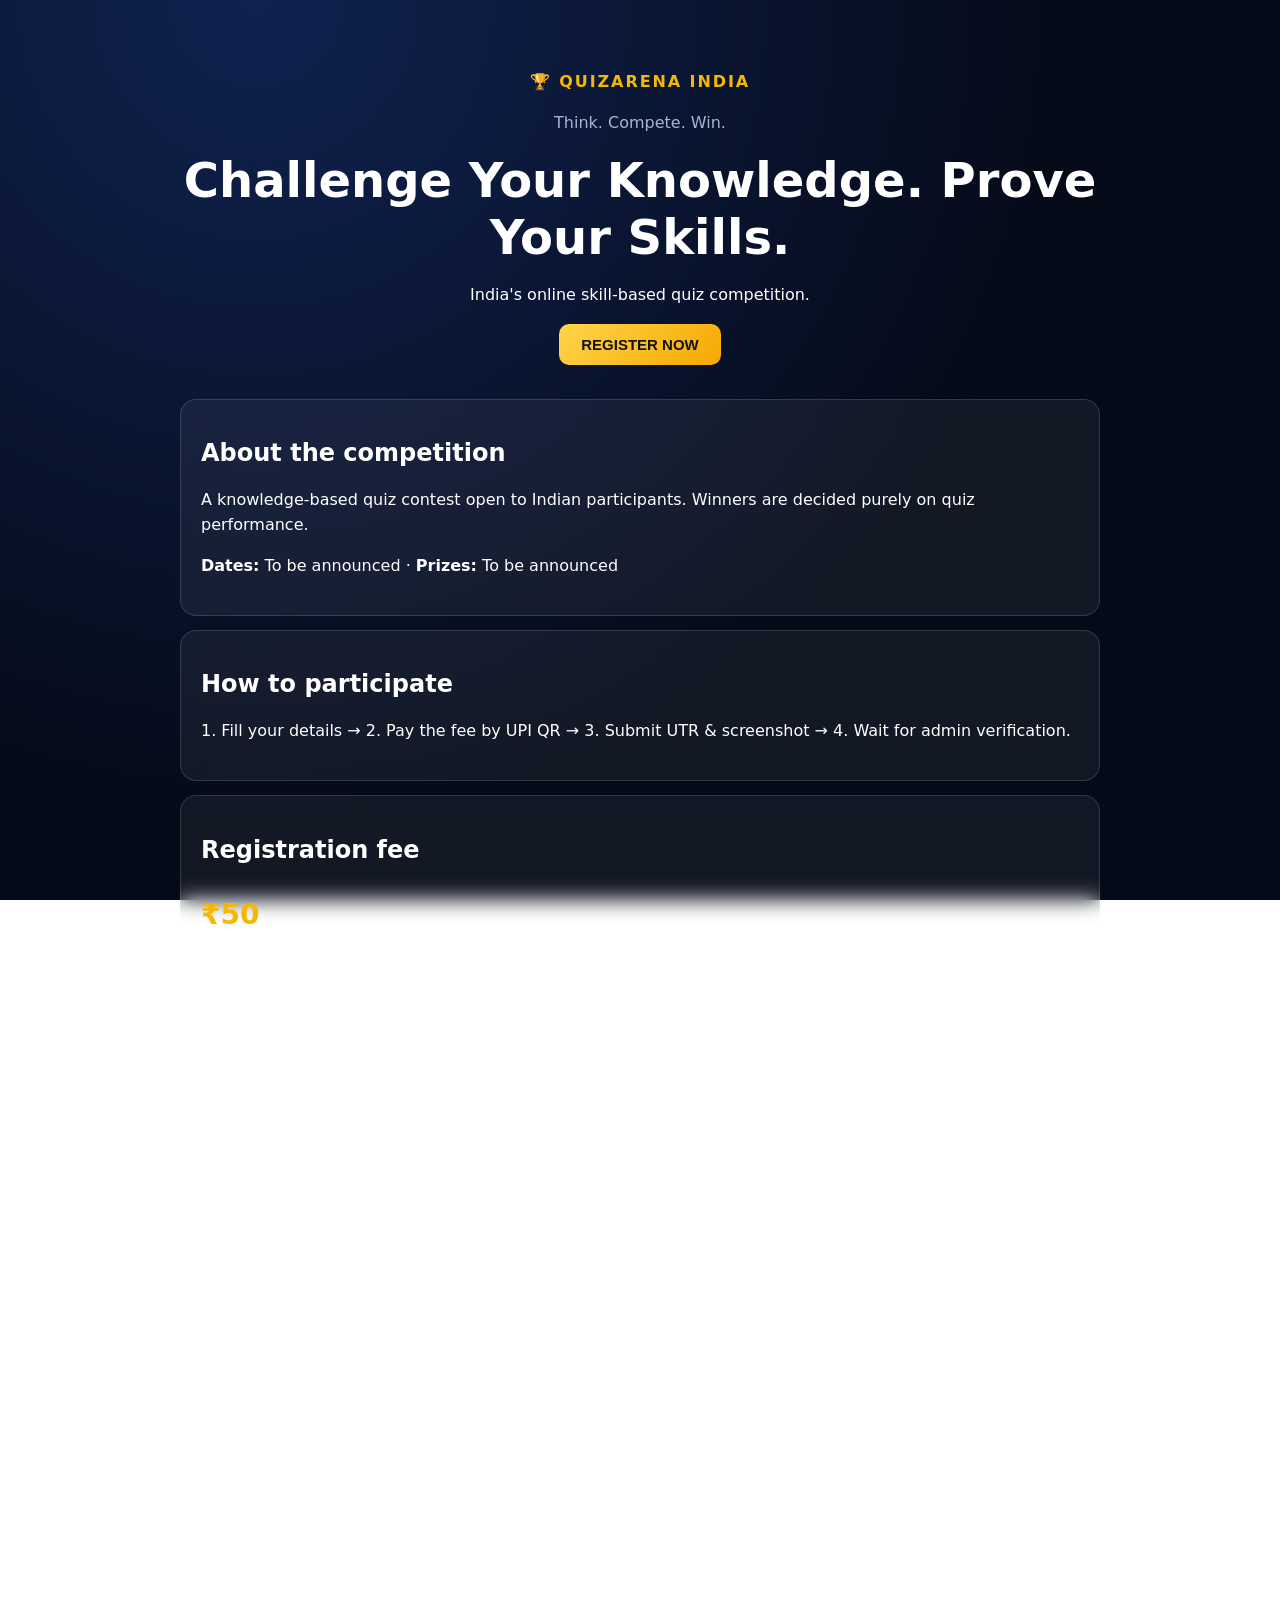
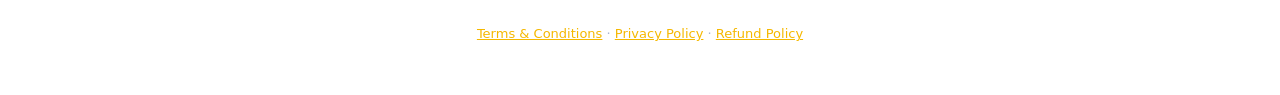
<file: index.html>
<!DOCTYPE html><html lang="en"><head><meta charset="utf-8"><meta name="viewport" content="width=device-width, initial-scale=1, viewport-fit=cover"><title>QUIZARENA INDIA</title>
<link rel="stylesheet" href="style.css"></head><body><div class="w" id="app">Loading…</div>
<script src="script.js"></script></body></html>
</file>
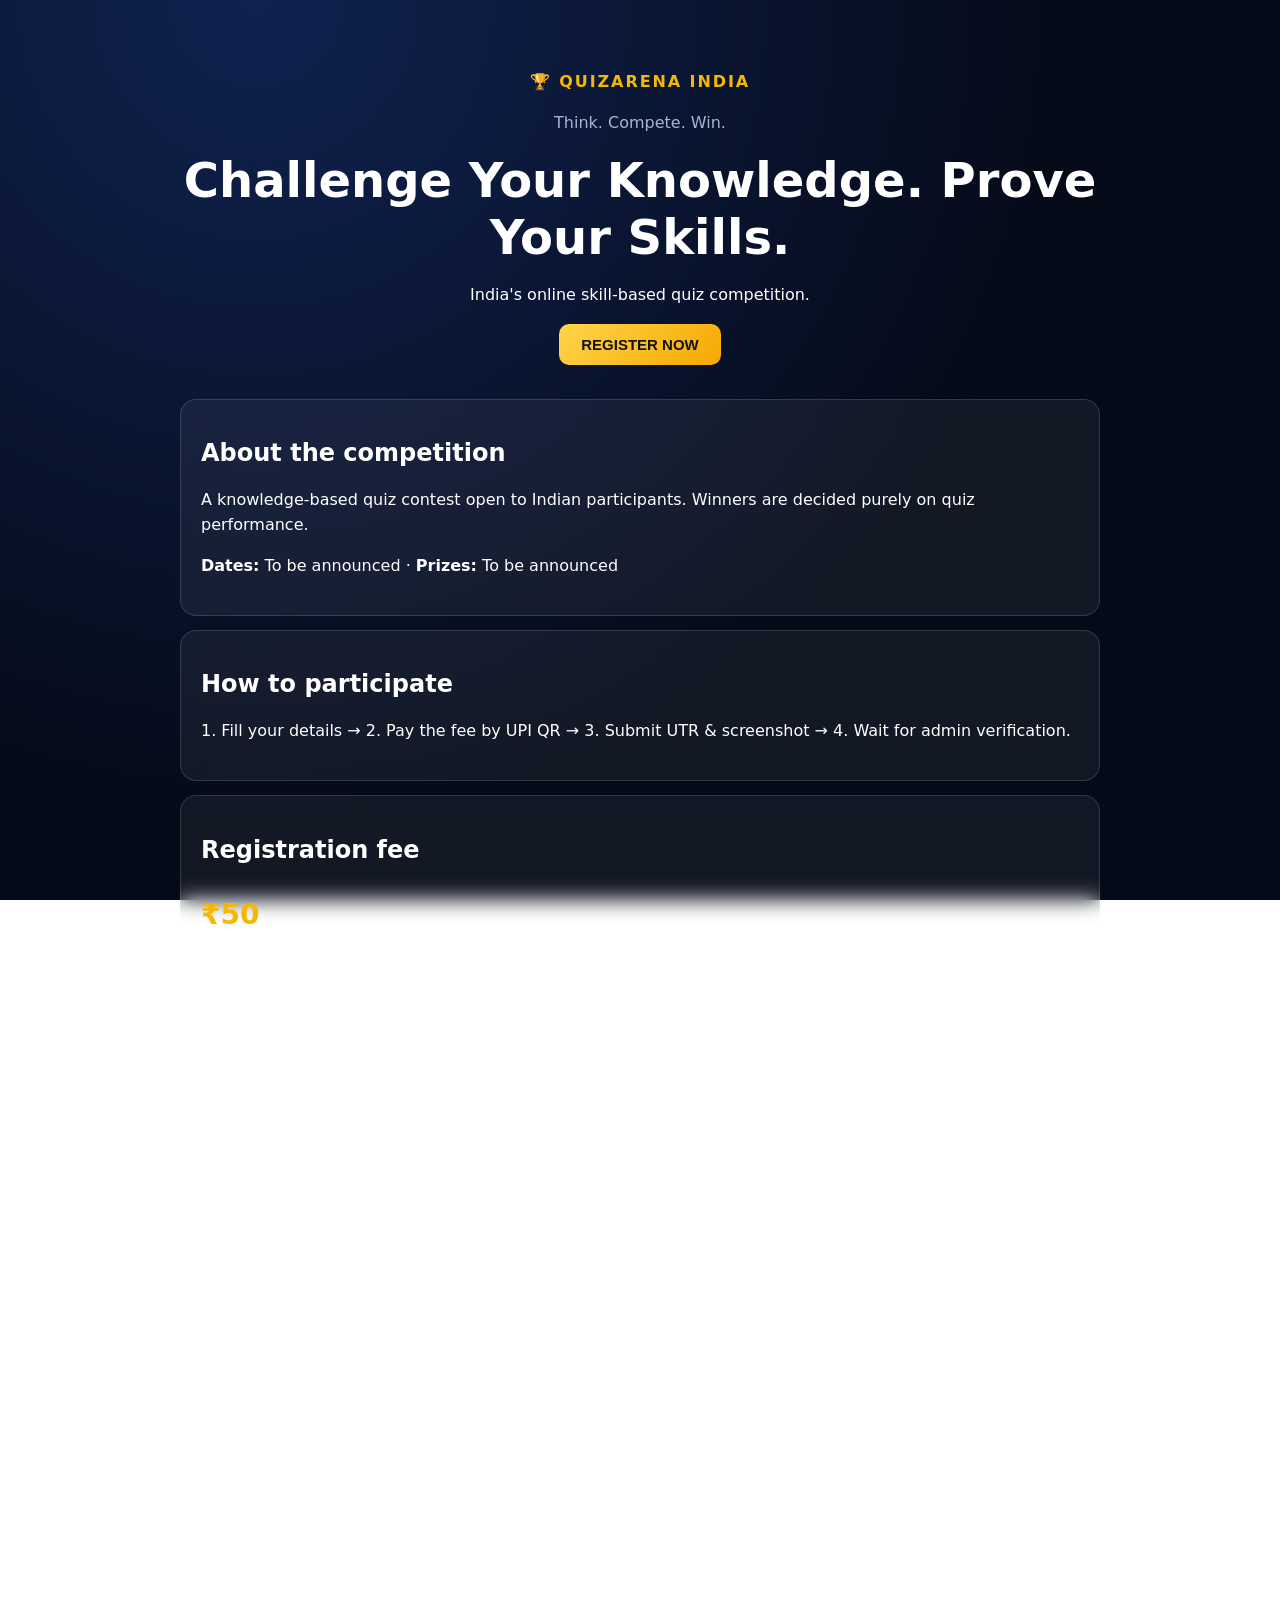
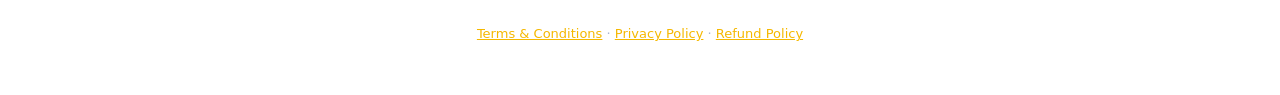
<file: QUIZARENA INDIA.html>
<!DOCTYPE html><html lang="en"><head><meta charset="utf-8"><meta name="viewport" content="width=device-width, initial-scale=1, viewport-fit=cover"><title>QUIZARENA INDIA</title>
<style>
:root{--bg:#050a18;--c:rgba(255,255,255,.06);--t:#fff;--m:#a9b4d0;--g:#f5b800;--b:rgba(255,255,255,.14);box-sizing:border-box;padding-top:env(safe-area-inset-top,0px);padding-bottom:env(safe-area-inset-bottom,0px)}
*{box-sizing:border-box}html{scroll-padding-top:env(safe-area-inset-top,0px)}
body{margin:0;background:radial-gradient(circle at 20% 0,#0f2250,#050a18 60%) fixed;color:var(--t);font:16px/1.55 system-ui,-apple-system,Segoe UI,Roboto,sans-serif}
.w{max-width:960px;margin:auto;padding:20px}h1,h2,h3{line-height:1.2}
.card{background:var(--c);border:1px solid var(--b);border-radius:16px;padding:20px;margin:14px 0;backdrop-filter:blur(10px)}
.logo{font-weight:900;letter-spacing:.12em;color:var(--g)}.hero{text-align:center;padding:50px 0 20px}.hero h1{font-size:clamp(28px,6vw,48px);margin:.3em 0}
button,.btn{background:linear-gradient(135deg,#ffd54a,#f5a800);color:#111;border:0;border-radius:10px;padding:12px 22px;font-weight:800;cursor:pointer;font-size:15px}
button.s{background:var(--c);color:var(--t);border:1px solid var(--b)}button.r{background:#e5484d;color:#fff}button:disabled{opacity:.5}
input,select,textarea{width:100%;padding:11px;margin:4px 0 12px;border-radius:9px;border:1px solid var(--b);background:#0b1430;color:#fff;font:inherit}
label{font-size:14px;color:var(--m)}.g{display:grid;grid-template-columns:repeat(auto-fit,minmax(220px,1fr));gap:0 14px}
.qr{display:block;margin:12px auto;max-width:280px;width:100%;border-radius:12px;background:#fff;padding:8px}
.pay{text-align:center;font-size:24px;font-weight:900;color:var(--g)}.err{color:#ff8a8a;font-weight:600}
.st{display:grid;grid-template-columns:repeat(auto-fit,minmax(140px,1fr));gap:10px}.st div{background:var(--c);border:1px solid var(--b);border-radius:12px;padding:14px}.st b{font-size:26px;color:var(--g);display:block}
.tw{overflow-x:auto}table{border-collapse:collapse;width:100%;font-size:13px;min-width:720px}td,th{padding:8px;border-bottom:1px solid var(--b);text-align:left}
.tag{padding:2px 8px;border-radius:99px;font-size:12px;font-weight:800}.PENDING{background:#5a4a00;color:#ffd54a}.CONFIRMED{background:#0b4a2a;color:#5be39a}.REJECTED{background:#5a1a1a;color:#ff8a8a}
nav{display:flex;gap:8px;flex-wrap:wrap}pre{white-space:pre-wrap;font:inherit}a{color:var(--g)}footer{text-align:center;color:var(--m);font-size:13px;padding:30px 0}
</style></head><body><div class="w" id="app">Loading…</div>
<script>
const DQR="[data-uri]";
const D={title:"QUIZARENA INDIA",tagline:"Think. Compete. Win.",heroH:"Challenge Your Knowledge. Prove Your Skills.",heroT:"India's online skill-based quiz competition.",info:"A knowledge-based quiz contest open to Indian participants. Winners are decided purely on quiz performance.",fee:50,open:true,dates:"To be announced",prize:"To be announced",contact:"support@quizarenaindia.example",rules:"Participants must be 13+ (under 18 need guardian consent). One entry per person. Results are based on skill and knowledge only. Fee must be paid before the registration is confirmed.",faq:"Q: How do I register?\nA: Click Register Now, fill details, pay via QR and submit the UTR.\nQ: When am I confirmed?\nA: Only after the admin manually verifies your payment.",terms:"Edit this text in the admin panel.",privacy:"We collect only the details needed to run the competition and do not sell them.",refund:"Fees are refundable only if the competition is cancelled by the organiser.",qrId:""};
let S={...D},db,user,assets,dl,mode='home',F={},R=null,msg='',busy=false,canAdmin=false,regs=[],tab='dash',sel=null,q='',flt='ALL',unsub=[];
const $=s=>document.querySelector(s),e=s=>String(s??'').replace(/[&<>"]/g,c=>({'&':'&amp;','<':'&lt;','>':'&gt;','"':'&quot;'}[c]));
const qrSrc=()=>S.qrId?'/_blob/'+S.qrId:DQR;
function route(){mode=location.hash==='#admin'?'admin':(mode==='admin'?'home':mode);draw()}
addEventListener('hashchange',route);
async function init(){draw();
 try{[db,user,assets,dl]=await Promise.all([claude.use('db'),claude.use('user'),claude.use('assets'),claude.use('downloads')])}catch(x){}
 canAdmin=!!(user&&user.canEdit());
 if(db){try{db.doc('settings/site').onSnapshot(d=>{S={...D,...(d.exists?d.data():{})};draw()})}catch(x){}
  if(canAdmin)try{db.collection('regs').onSnapshot(s=>{regs=s.docs.map(d=>({_id:d.id,...d.data()})).sort((a,b)=>b.at-a.at);if(mode==='admin')draw()})}catch(x){}}
 draw()}
function pub(){return `<div class="hero"><div class="logo">🏆 ${e(S.title)}</div><p style="color:var(--m)">${e(S.tagline)}</p><h1>${e(S.heroH)}</h1><p>${e(S.heroT)}</p><button onclick="go('form')" ${S.open?'':'disabled'}>${S.open?'REGISTER NOW':'REGISTRATIONS CLOSED'}</button></div>
<div class="card"><h2>About the competition</h2><p>${e(S.info)}</p><p><b>Dates:</b> ${e(S.dates)} · <b>Prizes:</b> ${e(S.prize)}</p></div>
<div class="card"><h2>How to participate</h2><p>1. Fill your details → 2. Pay the fee by UPI QR → 3. Submit UTR &amp; screenshot → 4. Wait for admin verification.</p></div>
<div class="card"><h2>Registration fee</h2><p style="font-size:28px;color:var(--g);font-weight:900">₹${e(S.fee)}</p></div>
<div class="card"><h2>Rules &amp; eligibility</h2><pre>${e(S.rules)}</pre></div><div class="card"><h2>FAQ</h2><pre>${e(S.faq)}</pre></div>
<div class="card"><h2>Contact &amp; support</h2><p>${e(S.contact)}</p></div>
<footer><a href="#" onclick="pol('terms');return false">Terms &amp; Conditions</a> · <a href="#" onclick="pol('privacy');return false">Privacy Policy</a> · <a href="#" onclick="pol('refund');return false">Refund Policy</a></footer>`}
function pol(k){mode='pol';msg=k;draw()}
function field(id,l,t='text',req=1){return `<div><label>${l}${req?' *':''}</label><input id="${id}" type="${t}" value="${e(F[id]||'')}"></div>`}
function form(){return `<div class="card"><h2>Step 1: Participant details</h2><div class="g">${field('name','Full name')}${field('mobile','Mobile number','tel')}${field('email','Email','email')}${field('age','Age','number')}${field('state','State')}${field('city','City')}${field('school','School/College',"text",0)}<div><label>Gender (optional)</label><select id="gender"><option value="">—</option><option>Male</option><option>Female</option><option>Other</option></select></div></div>
<label><input type="checkbox" id="tc" style="width:auto"> I accept the Terms &amp; Conditions and Privacy Policy</label><p class="err">${e(msg)}</p><button class="s" onclick="go('home')">Back</button> <button onclick="next()">NEXT</button></div>`}
function next(){['name','mobile','email','age','state','city','school','gender'].forEach(i=>F[i]=$('#'+i).value.trim());
 const m=!/^[6-9]\d{9}$/.test(F.mobile.replace(/^(\+91|0)/,''))?'Enter a valid 10-digit Indian mobile number.':!/^\S+@\S+\.\S+$/.test(F.email)?'Enter a valid email.':!(F.age>=5&&F.age<=100)?'Enter a valid age.':(!F.name||!F.state||!F.city)?'Fill all required fields.':!$('#tc').checked?'Please accept the Terms & Privacy Policy.':'';
 msg=m;if(!m)mode='pay';draw()}
function payPg(){return `<div class="card" style="text-align:center"><h2>Step 2: Payment</h2><h3>Registration Fee: ₹${e(S.fee)}</h3><p>Scan the QR Code Below to Pay</p><img class="qr" src="${qrSrc()}" alt="Payment QR"><div class="pay">Pay 50 rupees here ☝️</div>
<p style="color:var(--m)">Pay ₹${e(S.fee)} using any UPI app, then enter the UTR / Transaction ID and upload a screenshot. Your payment is verified manually by the admin.</p><div style="text-align:left"><label>UPI Transaction ID / UTR *</label><input id="utr"><label>Payment screenshot (JPG/PNG) *</label><input id="shot" type="file" accept="image/jpeg,image/png"><label><input type="checkbox" id="paid" style="width:auto"> I confirm I have made the payment</label></div><p class="err">${e(msg)}</p>${busy?'Submitting…':`<button class="s" onclick="go('form')">Back</button> <button onclick="submit()">SUBMIT REGISTRATION</button>`}</div>`}
async function submit(){const utr=$('#utr').value.trim(),f=$('#shot').files[0];
 msg=!S.open?'Registrations are closed.':!db||!assets?'Registration needs a signed-in session on this page. Please open the link while logged in.':utr.length<8?'Enter a valid UTR (min 8 characters).':!f||!/^image\/(jpeg|png)$/.test(f.type)?'Upload a JPG or PNG screenshot.':!$('#paid').checked?'Please confirm payment.':'';
 if(msg)return draw();busy=true;draw();
 try{const a=await assets.upload(f),id='QA'+Date.now().toString(36).toUpperCase()+Math.random().toString(36).slice(2,5).toUpperCase(),uid=await user.id();
  const rec={rid:id,...F,amount:S.fee,utr,shot:a.id,status:'PENDING',pay:'PENDING',at:Date.now()};
  await db.doc('regs/'+uid).set(rec);R=rec;mode='done'}catch(x){msg='Network or permission error: '+(x.message||x.code||'try again')}
 busy=false;draw()}
const done=()=>`<div class="card"><h2>✅ Your registration has been submitted successfully!</h2><p>Your payment is currently awaiting verification by the QUIZARENA INDIA administration team. Your participation will be confirmed only after successful payment verification.</p><p><b>Registration ID:</b> ${e(R.rid)}<br><b>Name:</b> ${e(R.name)}<br><b>Date:</b> ${new Date(R.at).toLocaleString()}<br><b>Payment status:</b> <span class="tag PENDING">PENDING</span></p><p>Please save your Registration ID.</p><button onclick="go('home')">Home</button></div>`;
function go(m){mode=m;msg='';draw()}
const polPg=()=>`<div class="card"><h2>${e({terms:'Terms & Conditions',privacy:'Privacy Policy',refund:'Refund Policy'}[msg])}</h2><pre>${e(S[msg])}</pre><button onclick="go('home')">Back</button></div>`;
/* ADMIN */
function admin(){if(!user||!canAdmin)return `<div class="card"><h2>🔒 Admin login</h2><p>Sign in with your authorised admin account in Claude, then reload <b>#admin</b>. Access is enforced by the platform, not by this page.</p></div>`;
 const c=k=>regs.filter(r=>r.status===k).length,ok=regs.filter(r=>r.status==='CONFIRMED');
 let h=`<div class="card"><div class="logo">ADMIN · ${e(S.title)}</div><nav>${['dash','regs','content','qr'].map(t=>`<button class="${tab===t?'':'s'}" onclick="tab='${t}';sel=null;draw()">${{dash:'Overview',regs:'Registrations',content:'Website content',qr:'Payment QR'}[t]}</button>`).join('')}</nav></div>`;
 if(tab==='dash')h+=`<div class="st"><div><b>${regs.length}</b>Total</div><div><b>${c('PENDING')}</b>Pending</div><div><b>${ok.length}</b>Confirmed</div><div><b>${c('REJECTED')}</b>Rejected</div><div><b>${ok.length}</b>Verified payments</div><div><b>₹${ok.reduce((s,r)=>s+Number(r.amount||0),0)}</b>Verified revenue</div></div>`;
 if(tab==='regs'){if(sel){const r=regs.find(x=>x._id===sel);h+=`<div class="card"><h3>${e(r.rid)} <span class="tag ${r.status}">${r.status}</span></h3><p>${e(r.name)} · ${e(r.mobile)} · ${e(r.email)}<br>Age ${e(r.age)} · ${e(r.city)}, ${e(r.state)} · ${e(r.school)} ${e(r.gender)}<br>UTR: <b>${e(r.utr)}</b> · ₹${e(r.amount)} · ${new Date(r.at).toLocaleString()}</p><a href="/_blob/${e(r.shot)}" target="_blank"><img src="/_blob/${e(r.shot)}" style="max-width:300px;border-radius:10px"></a><br><input id="rej" placeholder="Rejection reason" value="${e(r.reason||'')}"><button onclick="act('CONFIRMED')">CONFIRM PAYMENT</button> <button class="r" onclick="act('REJECTED')">REJECT PAYMENT</button> <button class="s" onclick="act('PENDING')">KEEP PENDING</button> <button class="s" onclick="sel=null;draw()">Close</button></div>`}
 else{const L=regs.filter(r=>(flt==='ALL'||r.status===flt)&&(r.name+r.mobile+r.rid).toLowerCase().includes(q.toLowerCase()));
 h+=`<div class="card"><div class="g"><input placeholder="Search name / mobile / ID" value="${e(q)}" oninput="q=this.value;draw();$('#sq')?.focus()" id="sq"><select onchange="flt=this.value;draw()">${['ALL','PENDING','CONFIRMED','REJECTED'].map(x=>`<option ${x===flt?'selected':''}>${x}</option>`).join('')}</select></div><button class="s" onclick="csv()">Export CSV</button><div class="tw"><table><tr><th>ID<th>Name<th>Mobile<th>Email<th>Age<th>State<th>City<th>UTR<th>Date<th>Status<th></tr>${L.map(r=>`<tr><td>${e(r.rid)}<td>${e(r.name)}<td>${e(r.mobile)}<td>${e(r.email)}<td>${e(r.age)}<td>${e(r.state)}<td>${e(r.city)}<td>${e(r.utr)}<td>${new Date(r.at).toLocaleDateString()}<td><span class="tag ${r.status}">${r.status}</span><td><button onclick="sel='${r._id}';draw()">Review</button></tr>`).join('')}</table></div></div>`}}
 if(tab==='content')h+=`<div class="card"><h3>Website content</h3>${[['title','Website title'],['tagline','Tagline'],['heroH','Hero heading'],['heroT','Hero text'],['fee','Registration fee (₹)'],['dates','Competition dates'],['prize','Prize info'],['contact','Contact info']].map(([k,l])=>`<label>${l}</label><input data-k="${k}" value="${e(S[k])}">`).join('')}${[['info','Competition info'],['rules','Rules & eligibility'],['faq','FAQ'],['terms','Terms & Conditions'],['privacy','Privacy Policy'],['refund','Refund Policy']].map(([k,l])=>`<label>${l}</label><textarea rows="4" data-k="${k}">${e(S[k])}</textarea>`).join('')}<label><input type="checkbox" id="op" style="width:auto" ${S.open?'checked':''}> Registrations open</label><p class="err">${e(msg)}</p><button onclick="saveS()">Save changes</button></div>`;
 if(tab==='qr')h+=`<div class="card"><h3>Payment QR code</h3><img class="qr" src="${qrSrc()}"><input type="file" id="qf" accept="image/*"><button onclick="upQR()">Upload &amp; replace</button> <button class="r" onclick="rmQR()">Remove (reset to original)</button><p class="err">${e(msg)}</p></div>`;
 return h}
async function act(s){const r=regs.find(x=>x._id===sel);try{await db.doc('regs/'+r._id).update({status:s,pay:s==='CONFIRMED'?'VERIFIED':s,reason:s==='REJECTED'?$('#rej').value:'',actedAt:Date.now(),actedBy:await user.id()});sel=null}catch(x){alert('Failed: '+(x.message||x.code))}}
async function saveS(){const o={open:$('#op').checked};document.querySelectorAll('[data-k]').forEach(i=>o[i.dataset.k]=i.dataset.k==='fee'?Number(i.value)||0:i.value);try{await db.doc('settings/site').set({...S,...o});msg='Saved ✓'}catch(x){msg='Save failed: '+(x.message||x.code)}draw()}
async function upQR(){const f=$('#qf').files[0];if(!f)return;try{const a=await assets.upload(f);await db.doc('settings/site').set({...S,qrId:a.id});msg='QR updated ✓'}catch(x){msg='Failed: '+(x.message||x.code)}draw()}
async function rmQR(){try{await db.doc('settings/site').set({...S,qrId:''});msg='Reset ✓'}catch(x){msg='Failed'}draw()}
async function csv(){const k=['rid','name','mobile','email','age','state','city','school','gender','utr','amount','status'],t=[k.join(',')].concat(regs.map(r=>k.map(c=>'"'+String(r[c]??'').replace(/"/g,'""')+'"').join(','))).join('\n');try{await dl.save({filename:'registrations.csv',data:t})}catch(x){}}
function draw(){const a=$('#app');if(!a||document.activeElement?.id==='sq'&&mode==='admin')return;
 a.innerHTML=mode==='admin'?admin():mode==='form'?form():mode==='pay'?payPg():mode==='done'?done():mode==='pol'?polPg():pub()}
route();init();
</script></body></html>
</file>
<file: style.css>
:root{--bg:#050a18;--c:rgba(255,255,255,.06);--t:#fff;--m:#a9b4d0;--g:#f5b800;--b:rgba(255,255,255,.14);box-sizing:border-box;padding-top:env(safe-area-inset-top,0px);padding-bottom:env(safe-area-inset-bottom,0px)}
*{box-sizing:border-box}html{scroll-padding-top:env(safe-area-inset-top,0px)}
body{margin:0;background:radial-gradient(circle at 20% 0,#0f2250,#050a18 60%) fixed;color:var(--t);font:16px/1.55 system-ui,-apple-system,Segoe UI,Roboto,sans-serif}
.w{max-width:960px;margin:auto;padding:20px}h1,h2,h3{line-height:1.2}
.card{background:var(--c);border:1px solid var(--b);border-radius:16px;padding:20px;margin:14px 0;backdrop-filter:blur(10px)}
.logo{font-weight:900;letter-spacing:.12em;color:var(--g)}.hero{text-align:center;padding:50px 0 20px}.hero h1{font-size:clamp(28px,6vw,48px);margin:.3em 0}
button,.btn{background:linear-gradient(135deg,#ffd54a,#f5a800);color:#111;border:0;border-radius:10px;padding:12px 22px;font-weight:800;cursor:pointer;font-size:15px}
button.s{background:var(--c);color:var(--t);border:1px solid var(--b)}button.r{background:#e5484d;color:#fff}button:disabled{opacity:.5}
input,select,textarea{width:100%;padding:11px;margin:4px 0 12px;border-radius:9px;border:1px solid var(--b);background:#0b1430;color:#fff;font:inherit}
label{font-size:14px;color:var(--m)}.g{display:grid;grid-template-columns:repeat(auto-fit,minmax(220px,1fr));gap:0 14px}
.qr{display:block;margin:12px auto;max-width:280px;width:100%;border-radius:12px;background:#fff;padding:8px}
.pay{text-align:center;font-size:24px;font-weight:900;color:var(--g)}.err{color:#ff8a8a;font-weight:600}
.st{display:grid;grid-template-columns:repeat(auto-fit,minmax(140px,1fr));gap:10px}.st div{background:var(--c);border:1px solid var(--b);border-radius:12px;padding:14px}.st b{font-size:26px;color:var(--g);display:block}
.tw{overflow-x:auto}table{border-collapse:collapse;width:100%;font-size:13px;min-width:720px}td,th{padding:8px;border-bottom:1px solid var(--b);text-align:left}
.tag{padding:2px 8px;border-radius:99px;font-size:12px;font-weight:800}.PENDING{background:#5a4a00;color:#ffd54a}.CONFIRMED{background:#0b4a2a;color:#5be39a}.REJECTED{background:#5a1a1a;color:#ff8a8a}
nav{display:flex;gap:8px;flex-wrap:wrap}pre{white-space:pre-wrap;font:inherit}a{color:var(--g)}footer{text-align:center;color:var(--m);font-size:13px;padding:30px 0}
</file>
